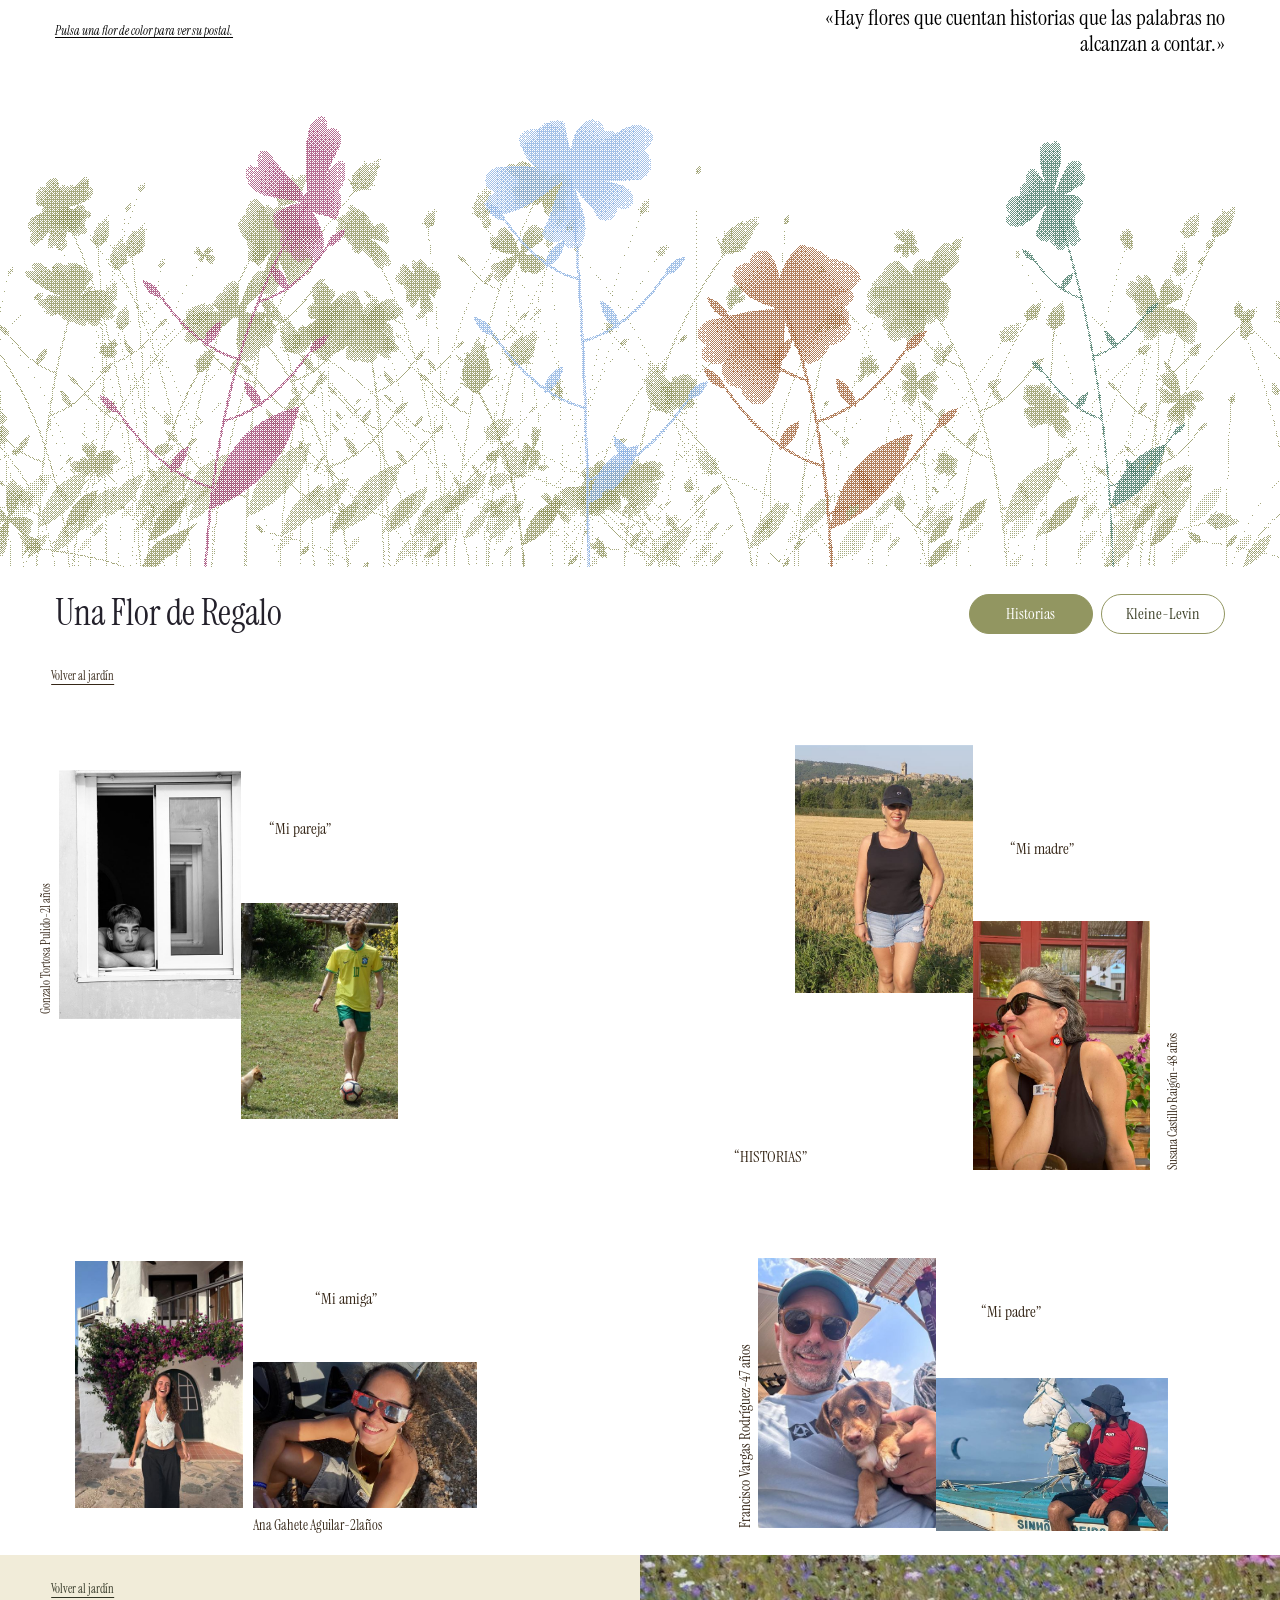
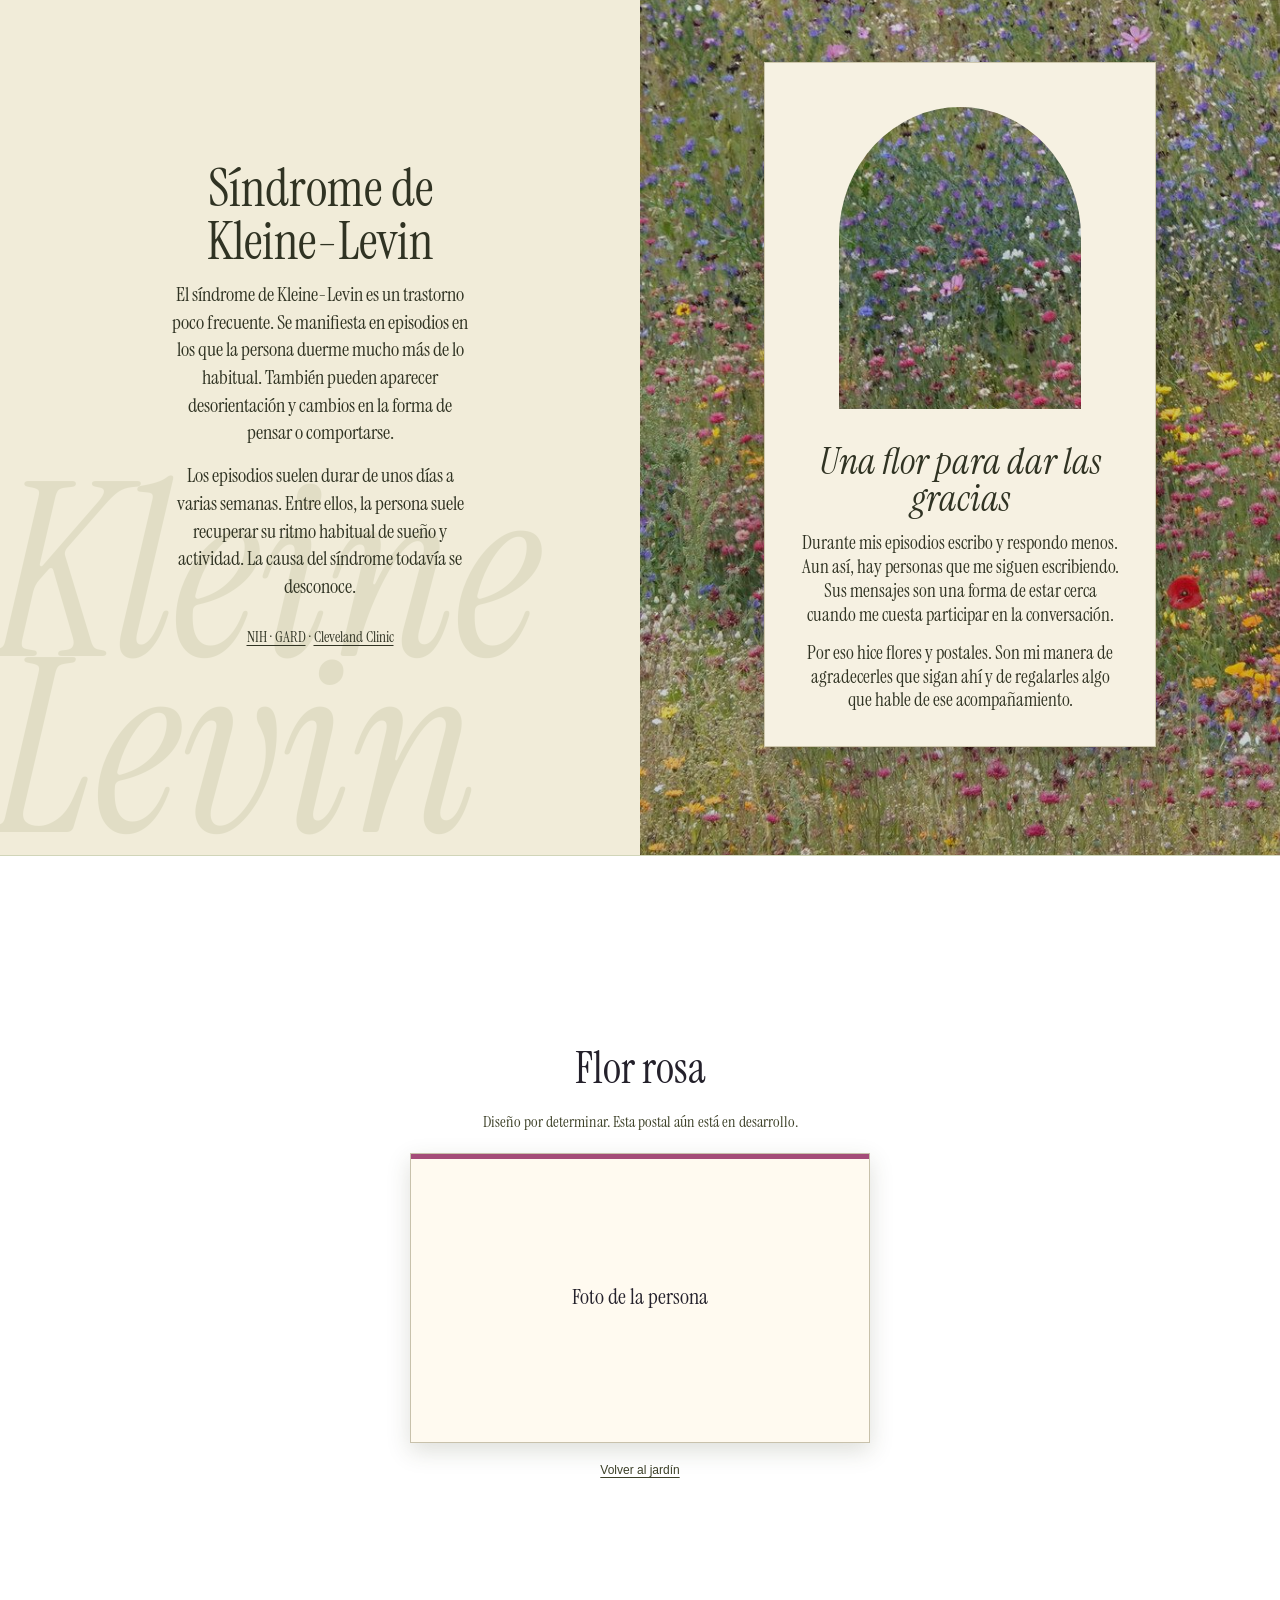
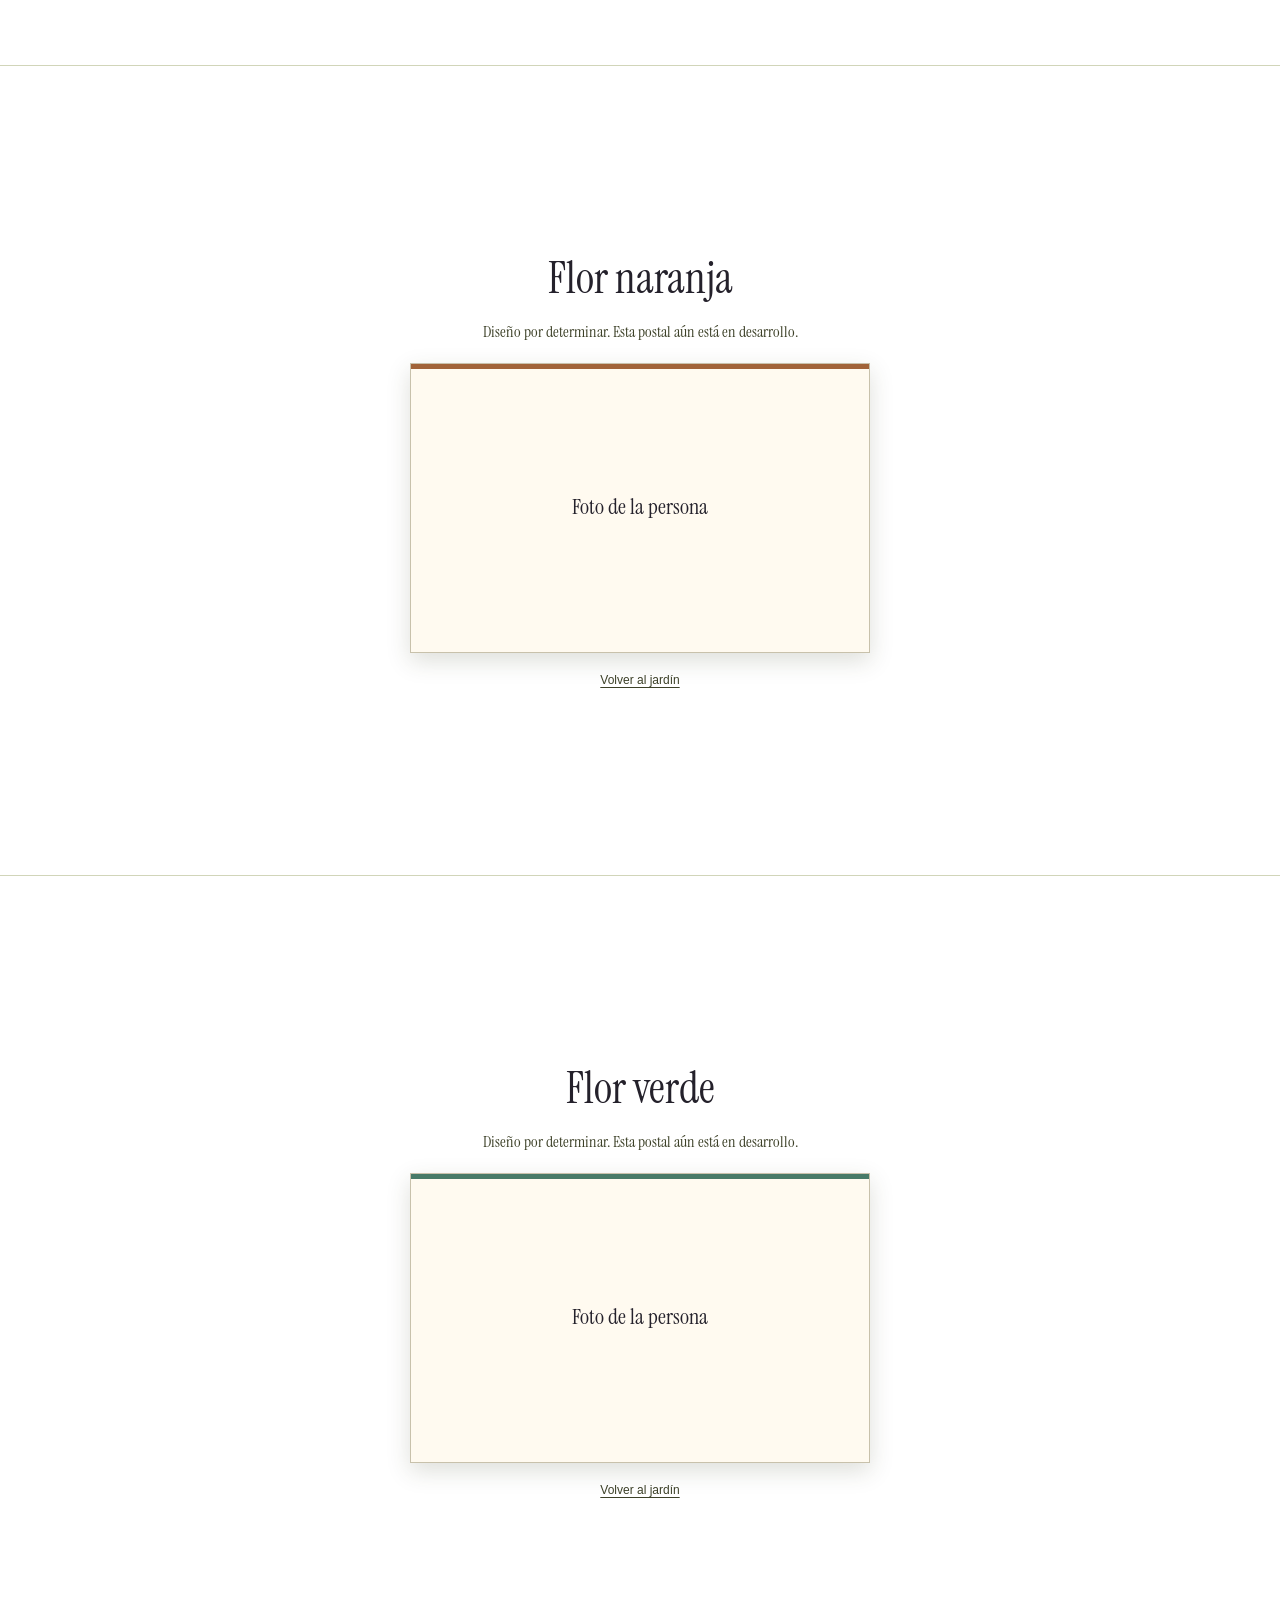
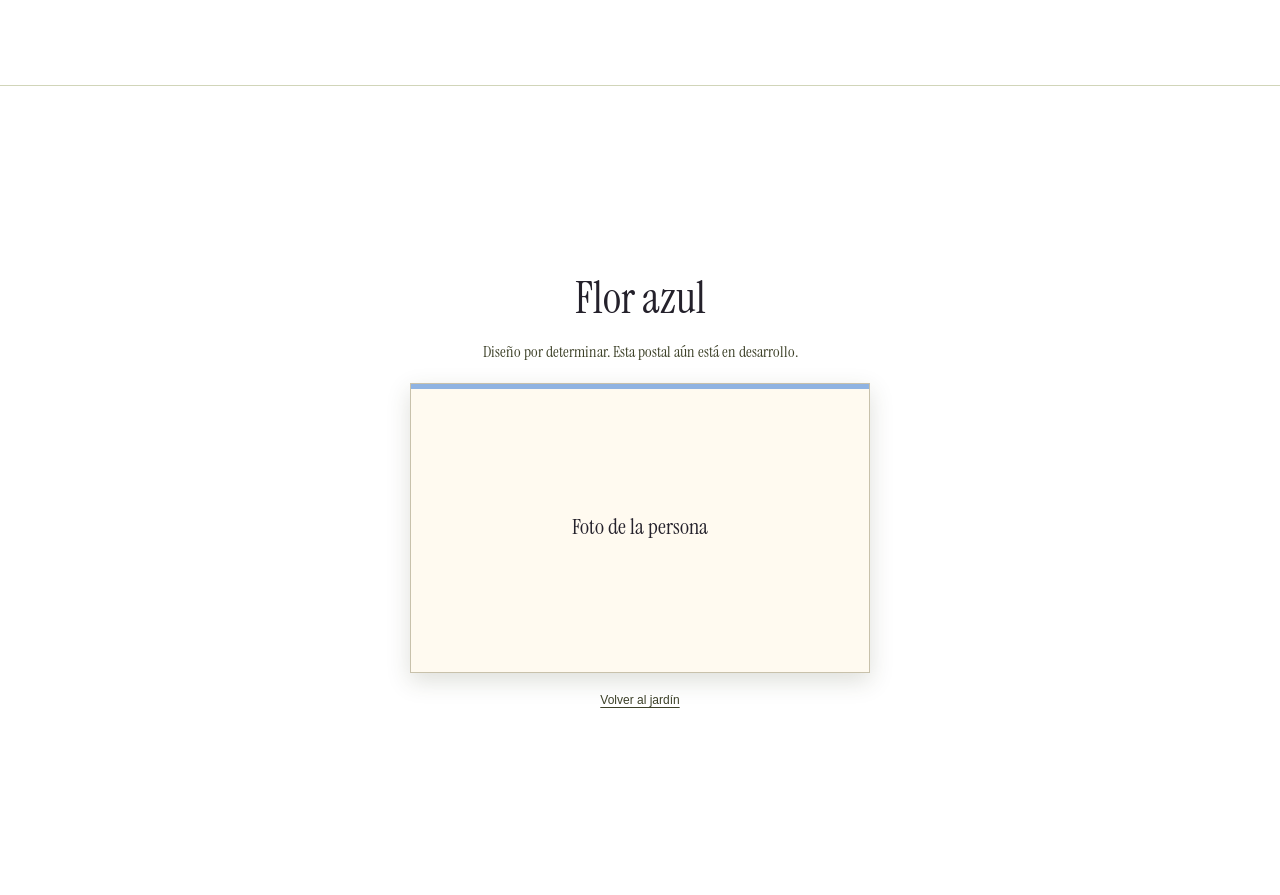
<file: index.html>
<!DOCTYPE html>
<html lang="es">
<head>
  <meta charset="UTF-8">
  <meta name="viewport" content="width=device-width, initial-scale=1">
  <title>Una Flor de Regalo</title>
  <link rel="stylesheet" href="https://fonts.googleapis.com/css2?family=Instrument+Serif:ital@0;1&amp;display=swap">
  <link rel="stylesheet" href="style.css">
</head>
<body>
  <section id="flores-jardin" class="jardin" aria-label="Jardín interactivo">
    <div class="jardin-cabecera">
      <p class="jardin-guia">Pulsa una flor de color para ver su postal.</p>
      <p class="cita-portada">«Hay flores que cuentan historias que las palabras no alcanzan a contar.»</p>
    </div>
    <div class="jardin-escena">
      <img id="jardin-estatico" src="jardin.png" alt="" width="1080" height="610">
      <canvas id="flores" aria-hidden="true"></canvas>
      <a class="flor-enlace" data-flor-enlace="rosa" href="#postal-rosa" aria-label="Ver la postal de la flor rosa" hidden></a>
      <a class="flor-enlace" data-flor-enlace="naranja" href="#postal-naranja" aria-label="Ver la postal de la flor naranja" hidden></a>
      <a class="flor-enlace" data-flor-enlace="verde" href="#postal-verde" aria-label="Ver la postal de la flor verde" hidden></a>
      <a class="flor-enlace" data-flor-enlace="azul" href="#postal-azul" aria-label="Ver la postal de la flor azul" hidden></a>
    </div>
  </section>
  <header class="portada">
    <h1>Una Flor de Regalo</h1>
    <nav class="portada-navegacion" aria-label="Explorar el proyecto">
      <a class="portada-enlace portada-enlace--flores" href="#historias">Historias</a>
      <a class="portada-enlace" href="#kleine-levin">Kleine-Levin</a>
    </nav>
  </header>
  <main id="historias">
    <section class="historias" aria-labelledby="titulo-historias">
      <a class="klein-volver historias-volver" href="#flores-jardin">Volver al jardín</a>
      <div class="historias-composicion">
        <h2 id="titulo-historias">“HISTORIAS”</h2>
        <article class="historia-persona" style="--x: 3.08%; --y: 8.41%; --w: 28.05%; --h: 40.80%; --proporcion: 428 / 417">
          <h3 class="historia-vinculo" style="--x: 64.25%; --y: 14.39%; --w: 32.71%; --h: 5.76%">“Mi pareja”</h3>
          <p class="historia-nombre historia-nombre--vertical" style="--x: 0.00%; --y: 1.44%; --w: 4.67%; --h: 68.59%">Gonzalo Tortosa Pulido-21 años</p>
          <button type="button" class="historia-foto" data-foto="pareja-1" data-postal-giro aria-pressed="false" aria-label="Voltear la foto de mi pareja" aria-describedby="historia-anverso-pareja-1" style="--x: 5.61%; --y: 0.24%; --w: 50.70%; --h: 71.22%; --encuadre: 48% 50%">
            <span class="historia-foto-interior">
              <span class="historia-foto-anverso" id="historia-anverso-pareja-1">
                <img src="fotos/historias/pareja-1.jpg" alt="Retrato en blanco y negro en una ventana" loading="lazy" decoding="async">
              </span>
              <span class="historia-foto-reverso" id="historia-reverso-pareja-1" aria-hidden="true">«Aquí contaré mi relación con mi pareja y cómo vivimos el Kleine-Levin.»</span>
            </span>
          </button>
          <button type="button" class="historia-foto" data-foto="pareja-2" data-postal-giro aria-pressed="false" aria-label="Voltear la foto de mi pareja" aria-describedby="historia-anverso-pareja-2" style="--x: 56.31%; --y: 38.37%; --w: 43.69%; --h: 61.63%; --encuadre: 55% 50%">
            <span class="historia-foto-interior">
              <span class="historia-foto-anverso" id="historia-anverso-pareja-2">
                <img src="fotos/historias/pareja-2.jpg" alt="En el jardín, con un balón de fútbol y un perro" loading="lazy" decoding="async">
              </span>
              <span class="historia-foto-reverso" id="historia-reverso-pareja-2" aria-hidden="true">«Aquí contaré mi relación con mi pareja y cómo vivimos el Kleine-Levin.»</span>
            </span>
          </button>
        </article>
        <article class="historia-persona" style="--x: 62.12%; --y: 5.38%; --w: 30.93%; --h: 49.90%; --proporcion: 472 / 510">
          <h3 class="historia-vinculo" style="--x: 54.66%; --y: 22.16%; --w: 30.72%; --h: 4.71%">“Mi madre”</h3>
          <p class="historia-nombre historia-nombre--vertical" style="--x: 93.43%; --y: 43.53%; --w: 4.66%; --h: 56.08%">Susana Castillo Raigón-48 años</p>
          <button type="button" class="historia-foto" data-foto="madre-1" data-postal-giro aria-pressed="false" aria-label="Voltear la foto de mi madre" aria-describedby="historia-anverso-madre-1" style="--x: 0.00%; --y: 0.20%; --w: 44.92%; --h: 58.04%; --encuadre: 55% 48%">
            <span class="historia-foto-interior">
              <span class="historia-foto-anverso" id="historia-anverso-madre-1">
                <img src="fotos/historias/madre-1.jpg" alt="De pie en un campo con el pueblo al fondo" loading="lazy" decoding="async">
              </span>
              <span class="historia-foto-reverso" id="historia-reverso-madre-1" aria-hidden="true">«Aquí contaré mi relación con mi madre y cómo vivimos el Kleine-Levin.»</span>
            </span>
          </button>
          <button type="button" class="historia-foto" data-foto="madre-2" data-postal-giro aria-pressed="false" aria-label="Voltear la foto de mi madre" aria-describedby="historia-anverso-madre-2" style="--x: 44.92%; --y: 41.37%; --w: 44.70%; --h: 58.24%; --encuadre: 37% 42%">
            <span class="historia-foto-interior">
              <span class="historia-foto-anverso" id="historia-anverso-madre-2">
                <img src="fotos/historias/madre-2.jpg" alt="Con gafas de sol junto a una ventana roja" loading="lazy" decoding="async">
              </span>
              <span class="historia-foto-reverso" id="historia-reverso-madre-2" aria-hidden="true">«Aquí contaré mi relación con mi madre y cómo vivimos el Kleine-Levin.»</span>
            </span>
          </button>
        </article>
        <article class="historia-persona" style="--x: 5.77%; --y: 65.66%; --w: 31.72%; --h: 32.29%; --proporcion: 484 / 330">
          <h3 class="historia-vinculo" style="--x: 59.71%; --y: 10.30%; --w: 28.93%; --h: 7.27%">“Mi amiga”</h3>
          <p class="historia-nombre" style="--x: 44.01%; --y: 92.73%; --w: 55.17%; --h: 7.27%">Ana Gahete Aguilar-21años</p>
          <button type="button" class="historia-foto" data-foto="amiga-1" data-postal-giro aria-pressed="false" aria-label="Voltear la foto de mi amiga" aria-describedby="historia-anverso-amiga-1" style="--x: 0.21%; --y: 0.30%; --w: 41.32%; --h: 89.39%; --encuadre: 50% 68%">
            <span class="historia-foto-interior">
              <span class="historia-foto-anverso" id="historia-anverso-amiga-1">
                <img src="fotos/historias/amiga-1.jpg" alt="Sonriendo delante de una casa con buganvillas" loading="lazy" decoding="async">
              </span>
              <span class="historia-foto-reverso" id="historia-reverso-amiga-1" aria-hidden="true">«Aquí contaré mi relación con mi amiga y cómo vivimos el Kleine-Levin.»</span>
            </span>
          </button>
          <button type="button" class="historia-foto" data-foto="amiga-2" data-postal-giro aria-pressed="false" aria-label="Voltear la foto de mi amiga" aria-describedby="historia-anverso-amiga-2" style="--x: 44.01%; --y: 36.67%; --w: 55.17%; --h: 53.03%; --encuadre: 57% 44%">
            <span class="historia-foto-interior">
              <span class="historia-foto-anverso" id="historia-anverso-amiga-2">
                <img src="fotos/historias/amiga-2.jpg" alt="Con gafas de eclipse, sentada al sol" loading="lazy" decoding="async">
              </span>
              <span class="historia-foto-reverso" id="historia-reverso-amiga-2" aria-hidden="true">«Aquí contaré mi relación con mi amiga y cómo vivimos el Kleine-Levin.»</span>
            </span>
          </button>
        </article>
        <article class="historia-persona" style="--x: 57.60%; --y: 65.36%; --w: 33.68%; --h: 32.19%; --proporcion: 514 / 329">
          <h3 class="historia-vinculo" style="--x: 56.81%; --y: 16.11%; --w: 27.43%; --h: 7.29%">“Mi padre”</h3>
          <p class="historia-nombre historia-nombre--vertical" style="--x: 0.00%; --y: 0.00%; --w: 3.89%; --h: 97.87%">Francisco Vargas Rodríguez-47 años</p>
          <button type="button" class="historia-foto" data-foto="padre-1" data-postal-giro aria-pressed="false" aria-label="Voltear la foto de mi padre" aria-describedby="historia-anverso-padre-1" style="--x: 4.86%; --y: 0.00%; --w: 41.25%; --h: 97.87%; --encuadre: 45% 50%">
            <span class="historia-foto-interior">
              <span class="historia-foto-anverso" id="historia-anverso-padre-1">
                <img src="fotos/historias/padre-1.jpg" alt="Sosteniendo a un cachorro" loading="lazy" decoding="async">
              </span>
              <span class="historia-foto-reverso" id="historia-reverso-padre-1" aria-hidden="true">«Aquí contaré mi relación con mi padre y cómo vivimos el Kleine-Levin.»</span>
            </span>
          </button>
          <button type="button" class="historia-foto" data-foto="padre-2" data-postal-giro aria-pressed="false" aria-label="Voltear la foto de mi padre" aria-describedby="historia-anverso-padre-2" style="--x: 46.11%; --y: 43.47%; --w: 53.89%; --h: 55.62%; --encuadre: 61% 24%">
            <span class="historia-foto-interior">
              <span class="historia-foto-anverso" id="historia-anverso-padre-2">
                <img src="fotos/historias/padre-2.jpg" alt="Sentado en una barca con un coco" loading="lazy" decoding="async">
              </span>
              <span class="historia-foto-reverso" id="historia-reverso-padre-2" aria-hidden="true">«Aquí contaré mi relación con mi padre y cómo vivimos el Kleine-Levin.»</span>
            </span>
          </button>
        </article>
      </div>
    </section>
    <section id="kleine-levin" class="klein-pliego" aria-label="Síndrome de Kleine-Levin" style="--klein-jardin: url('fotos/prado-kleine-levin.jpg')">
      <section class="klein-explicacion" aria-labelledby="klein-titulo">
        <div class="klein-marca" aria-hidden="true">Kleine<br>Levin</div>
        <a class="klein-volver" href="#flores-jardin">Volver al jardín</a>
        <div class="klein-texto">
          <h2 id="klein-titulo">Síndrome de Kleine-Levin</h2>
          <p>El síndrome de Kleine-Levin es un trastorno poco frecuente. Se manifiesta en episodios en los que la persona duerme mucho más de lo habitual. También pueden aparecer desorientación y cambios en la forma de pensar o comportarse.</p>
          <p>Los episodios suelen durar de unos días a varias semanas. Entre ellos, la persona suele recuperar su ritmo habitual de sueño y actividad. La causa del síndrome todavía se desconoce.</p>
          <div class="klein-fuentes">
            <a href="https://rarediseases.info.nih.gov/diseases/3117/kleine-levin-syndrome/">NIH · GARD</a>
            <span aria-hidden="true"> · </span>
            <a href="https://my.clevelandclinic.org/health/diseases/23484-kleine-levin-syndrome">Cleveland Clinic</a>
          </div>
        </div>
      </section>
      <section class="klein-relato" aria-labelledby="klein-personal">
        <div class="klein-postal">
          <div class="klein-marco" role="img" aria-label="Prado de flores visto a través de una ventana en arco">
            <div class="klein-ventana"></div>
          </div>
          <div class="klein-gracias">
            <h2 id="klein-personal">Una flor para dar las gracias</h2>
            <p>Durante mis episodios escribo y respondo menos. Aun así, hay personas que me siguen escribiendo. Sus mensajes son una forma de estar cerca cuando me cuesta participar en la conversación.</p>
            <p>Por eso hice flores y postales. Son mi manera de agradecerles que sigan ahí y de regalarles algo que hable de ese acompañamiento.</p>
          </div>
        </div>
      </section>
    </section>
    <section class="dedicatoria" id="postal-rosa" aria-labelledby="titulo-rosa" style="--flor-color: #a44c79">
      <h2 id="titulo-rosa">Flor rosa</h2>
      <p class="dedicatoria-estado">Diseño por determinar. Esta postal aún está en desarrollo.</p>
      <button type="button" class="postal-giro" data-postal-giro aria-pressed="false" aria-label="Voltear la postal" aria-describedby="foto-rosa">
        <span class="postal-giro-interior">
          <span class="postal-cara postal-anverso" id="foto-rosa">Foto de la persona</span>
          <span class="postal-cara postal-reverso" id="dedicatoria-rosa" aria-hidden="true">Dedicatoria pendiente</span>
        </span>
      </button>
      <a class="dedicatoria-volver" href="#flores-jardin">Volver al jardín</a>
    </section>
    <section class="dedicatoria" id="postal-naranja" aria-labelledby="titulo-naranja" style="--flor-color: #a16339">
      <h2 id="titulo-naranja">Flor naranja</h2>
      <p class="dedicatoria-estado">Diseño por determinar. Esta postal aún está en desarrollo.</p>
      <button type="button" class="postal-giro" data-postal-giro aria-pressed="false" aria-label="Voltear la postal" aria-describedby="foto-naranja">
        <span class="postal-giro-interior">
          <span class="postal-cara postal-anverso" id="foto-naranja">Foto de la persona</span>
          <span class="postal-cara postal-reverso" id="dedicatoria-naranja" aria-hidden="true">Dedicatoria pendiente</span>
        </span>
      </button>
      <a class="dedicatoria-volver" href="#flores-jardin">Volver al jardín</a>
    </section>
    <section class="dedicatoria" id="postal-verde" aria-labelledby="titulo-verde" style="--flor-color: #487a68">
      <h2 id="titulo-verde">Flor verde</h2>
      <p class="dedicatoria-estado">Diseño por determinar. Esta postal aún está en desarrollo.</p>
      <button type="button" class="postal-giro" data-postal-giro aria-pressed="false" aria-label="Voltear la postal" aria-describedby="foto-verde">
        <span class="postal-giro-interior">
          <span class="postal-cara postal-anverso" id="foto-verde">Foto de la persona</span>
          <span class="postal-cara postal-reverso" id="dedicatoria-verde" aria-hidden="true">Dedicatoria pendiente</span>
        </span>
      </button>
      <a class="dedicatoria-volver" href="#flores-jardin">Volver al jardín</a>
    </section>
    <section class="dedicatoria" id="postal-azul" aria-labelledby="titulo-azul" style="--flor-color: #8fb3e2">
      <h2 id="titulo-azul">Flor azul</h2>
      <p class="dedicatoria-estado">Diseño por determinar. Esta postal aún está en desarrollo.</p>
      <button type="button" class="postal-giro" data-postal-giro aria-pressed="false" aria-label="Voltear la postal" aria-describedby="foto-azul">
        <span class="postal-giro-interior">
          <span class="postal-cara postal-anverso" id="foto-azul">Foto de la persona</span>
          <span class="postal-cara postal-reverso" id="dedicatoria-azul" aria-hidden="true">Dedicatoria pendiente</span>
        </span>
      </button>
      <a class="dedicatoria-volver" href="#flores-jardin">Volver al jardín</a>
    </section>
  </main>

  <!-- El JavaScript va al final, cuando la página ya está cargada -->
  <script src="script.js"></script>
</body>
</html>
</file>
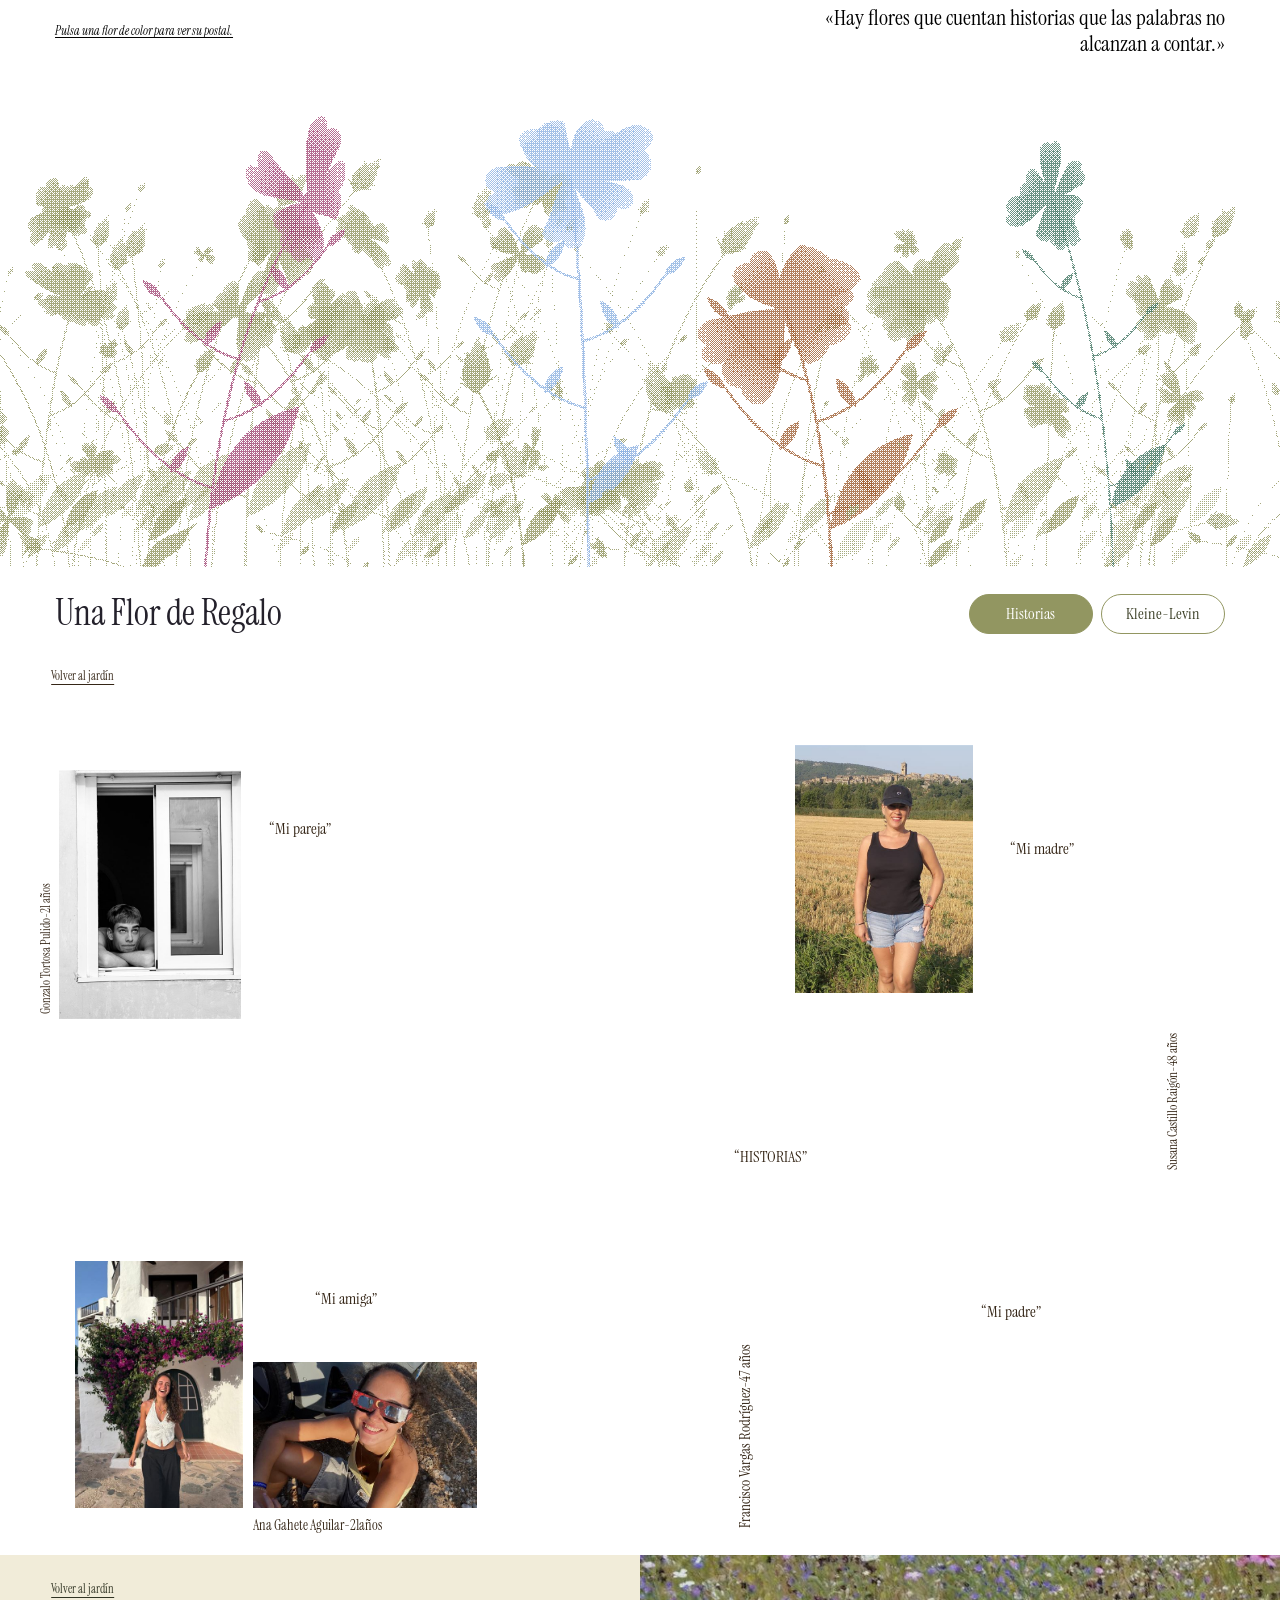
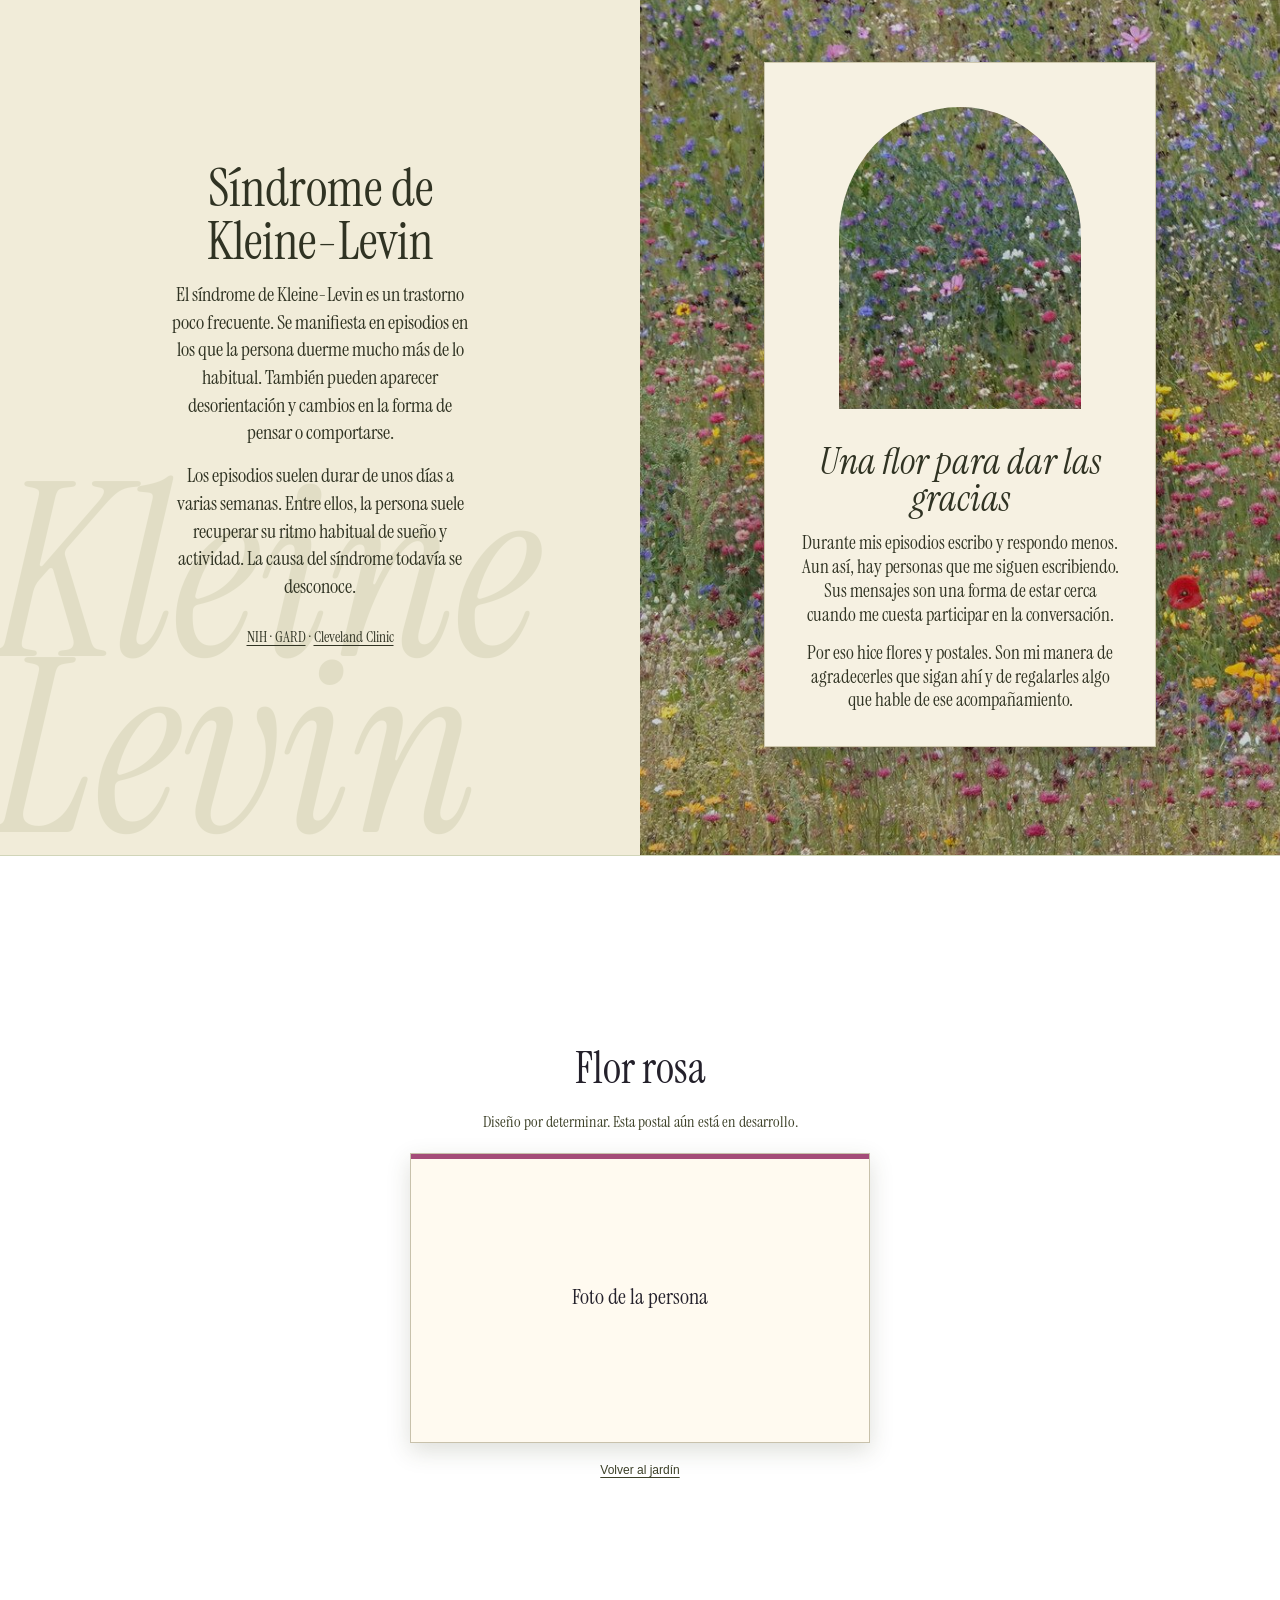
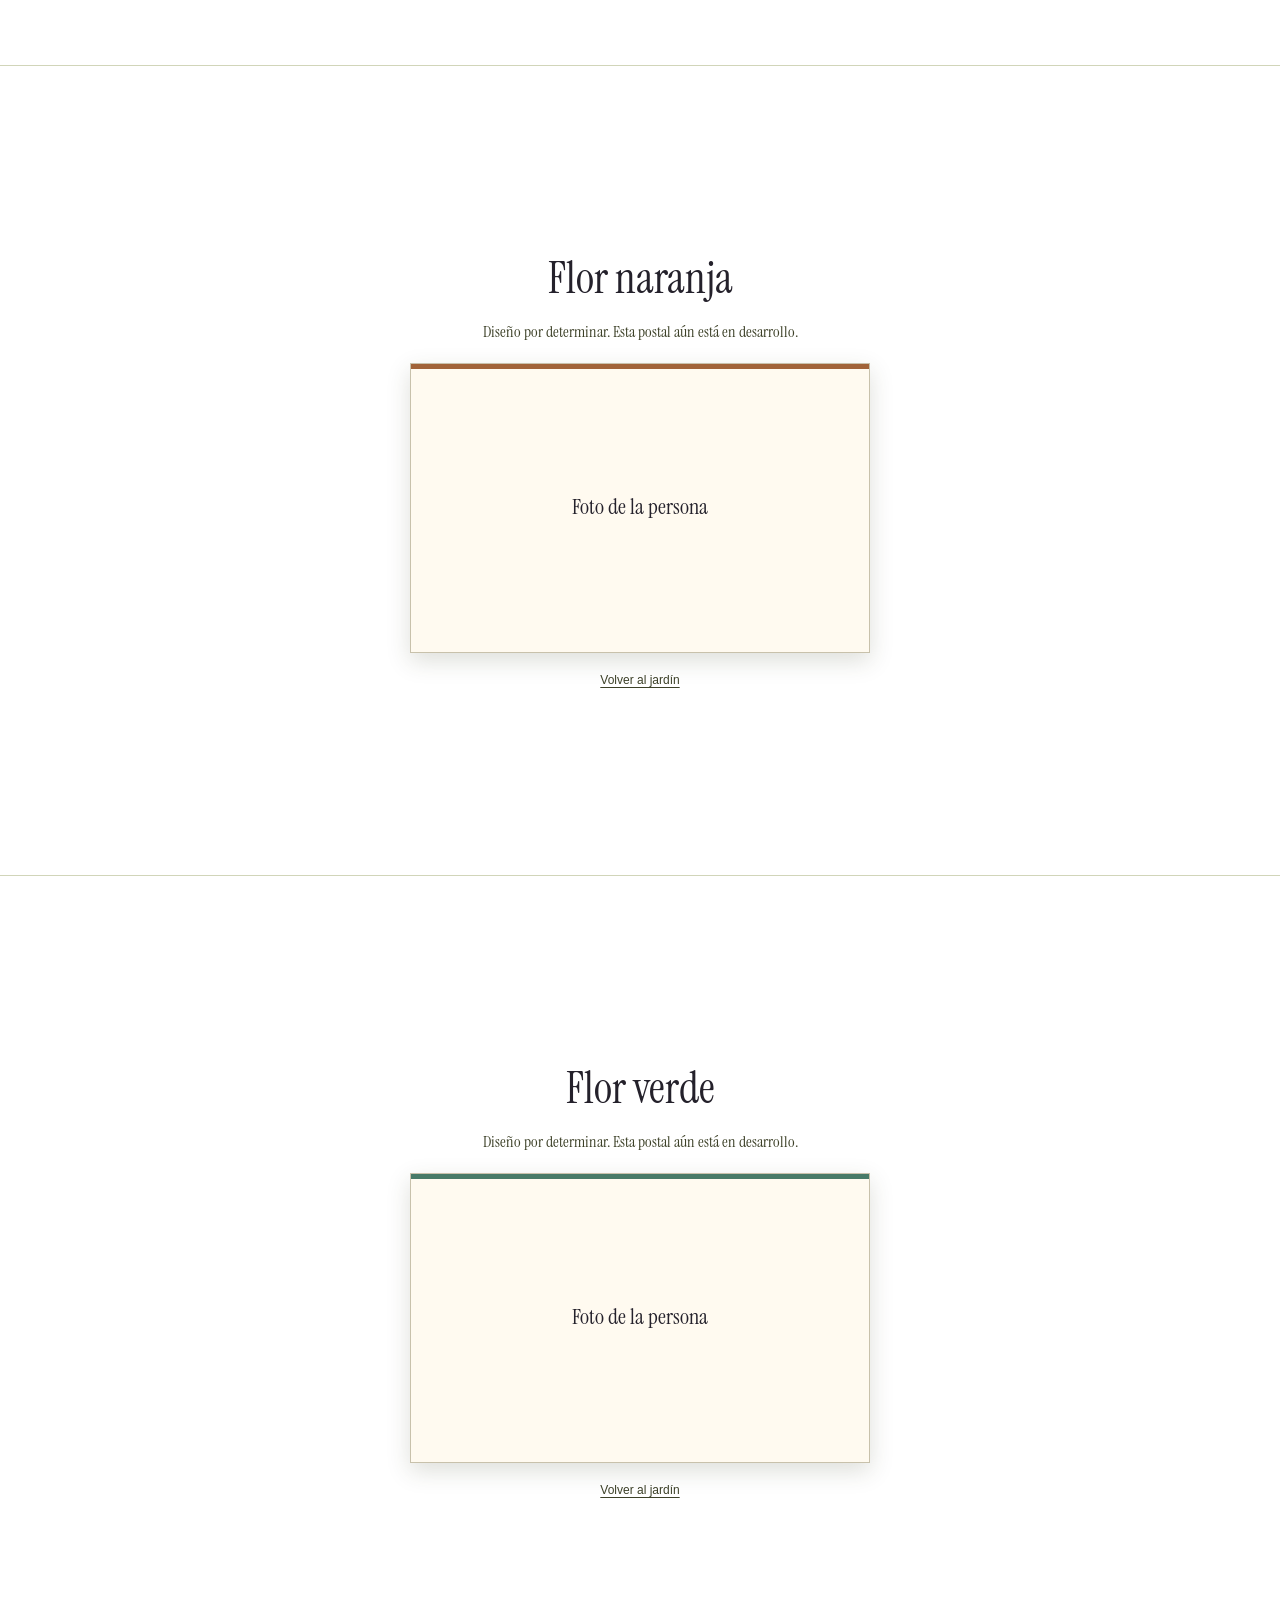
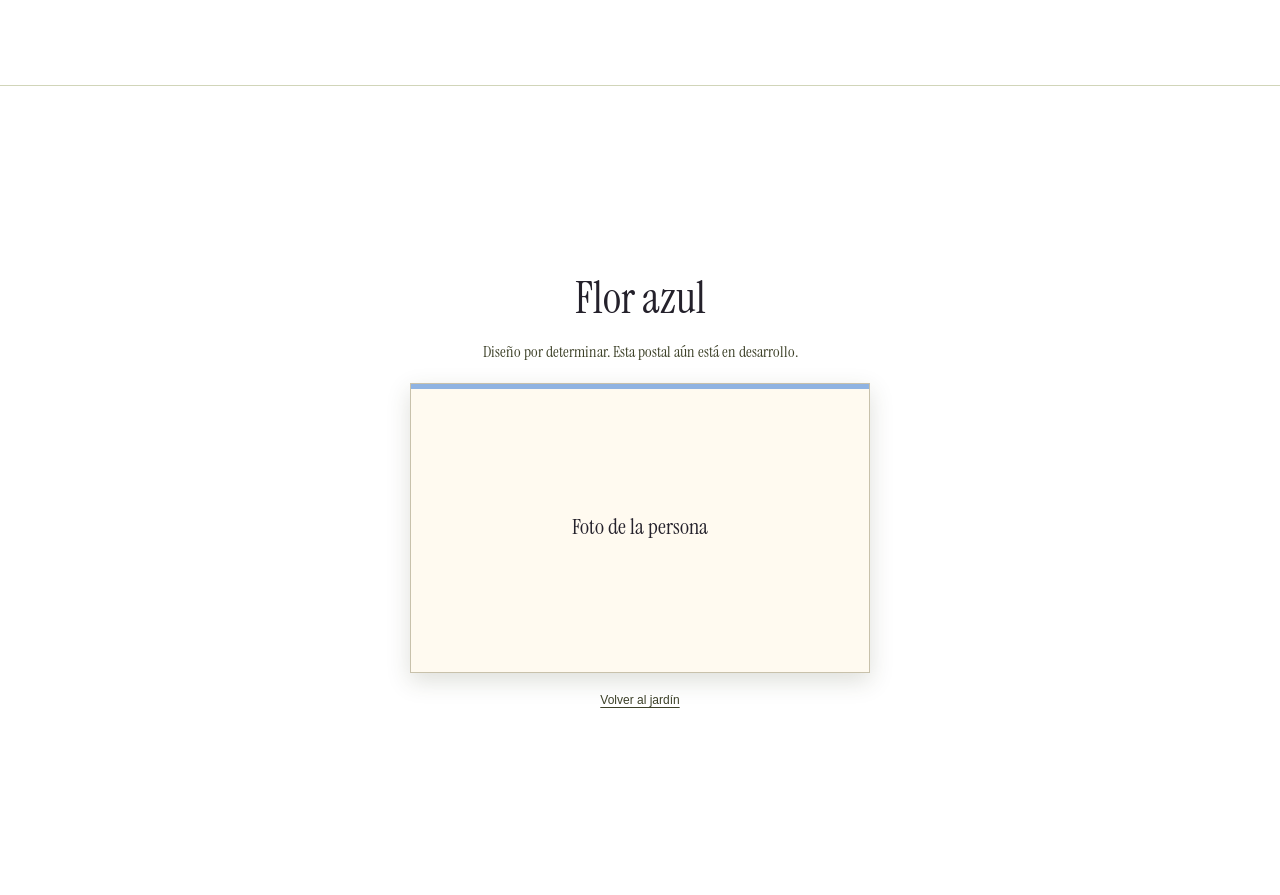
<file: kleine-levin.html>
<!DOCTYPE html>
<html lang="es">
<head>
  <meta charset="UTF-8">
  <meta name="viewport" content="width=device-width, initial-scale=1">
  <meta http-equiv="refresh" content="0; url=index.html#kleine-levin">
  <title>Kleine-Levin · Una Flor de Regalo</title>
</head>
<body>
  <p><a href="index.html#kleine-levin">Ir al scroll de Kleine-Levin</a></p>
</body>
</html>
</file>
<file: style.css>
html {
  background: #f6f6f0;
}

body {
  --alto-marco: min(100svh, 1024px);
  max-width: 1440px;
  margin: 0 auto;
  font-family: sans-serif;
  background-color: rgb(255, 249, 221);
}

.portada {
  display: flex;
  flex-wrap: wrap;
  align-items: baseline;
  justify-content: space-between;
  gap: 12px 32px;
  background: white;
  padding: clamp(18px, 3vh, 34px) clamp(22px, 4.3vw, 72px);
}

.portada h1 {
  margin: 0;
  color: #24212b;
  font-family: "Instrument Serif", "Bodoni 72", "Bodoni MT", Georgia, serif;
  font-size: 36px;
  font-weight: 400;
  line-height: 1.06;
}

.portada-navegacion {
  display: flex;
  flex-wrap: wrap;
  gap: 8px;
  align-self: flex-end;
  justify-content: flex-end;
}

.portada-enlace {
  box-sizing: border-box;
  display: inline-flex;
  min-width: 124px;
  min-height: 40px;
  align-items: center;
  justify-content: center;
  padding: 7px 16px;
  border: 1px solid #929661;
  border-radius: 999px;
  color: #3d4128;
  font-family: "Instrument Serif", Georgia, serif;
  font-size: 16px;
  line-height: 1.2;
  text-decoration: none;
}

.portada-enlace--flores {
  background-color: #929661;
  color: #fff;
}

.portada-enlace:hover {
  text-decoration: underline;
  text-underline-offset: 3px;
}

.portada-enlace:focus-visible {
  outline: 2px solid #3d4128;
  outline-offset: 3px;
}

@media (max-width: 540px) {
  .portada {
    flex-direction: column;
    align-items: flex-start;
  }
}


.jardin {
  display: grid;
  grid-template-rows: auto minmax(0, 1fr);
  height: calc(var(--alto-marco) * .63);
  background: white;
}

.jardin-cabecera {
  display: flex;
  flex-wrap: wrap;
  align-items: center;
  justify-content: space-between;
  gap: 3px 20px;
  padding: 5px clamp(16px, 4.3vw, 72px);
}

.jardin-guia,
.cita-portada {
  margin: 0;
  color: #000;
  font: 400 clamp(13px, 1.5vw, 16px)/1.2 "Instrument Serif", Georgia, serif;
}

.jardin-guia {
  font-size: 12px;
  font-style: italic;
  text-decoration: underline;
  text-underline-offset: 2px;
}

.cita-portada {
  font-size: clamp(16px, 1.8vw, 22px);
  max-width: 42ch;
  margin-left: auto;
  text-align: right;
}

.jardin-escena {
  position: relative;
  min-height: 0;
  overflow: hidden;
}

#flores {
  display: block;
  width: 100%;
  height: 100%;
}

#jardin-estatico {
  position: absolute;
  inset: 0 0 auto;
  display: block;
  width: 100%;
  height: 100%;
  object-fit: fill;
}

#jardin-estatico[hidden] {
  display: none;
}
#flores,
#jardin-estatico {
  image-rendering: pixelated;
}

.flor-enlace {
  position: absolute;
  z-index: 2;
  border-radius: 50%;
  transform: translate(-50%, -50%);
}

.flor-enlace:focus-visible,
.postal-giro:focus-visible {
  outline: 2px solid #3d4128;
  outline-offset: 4px;
}

.dedicatoria {
  display: grid;
  align-content: center;
  justify-items: center;
  gap: 20px;
  box-sizing: border-box;
  min-height: calc(var(--alto-marco) * .90);
  padding: 40px 20px;
  background: #fff;
  border-top: 1px solid #d1d5b9;
}

.dedicatoria h2 {
  margin: 0;
  color: #24212b;
  font: 400 clamp(28px, 5vw, 44px)/1.1 "Instrument Serif", Georgia, serif;
}

.dedicatoria-estado {
  margin: 0;
  color: #3d4128;
  font: 400 16px/1.3 "Instrument Serif", Georgia, serif;
  text-align: center;
}

.postal-giro {
  cursor: pointer;
  width: min(100%, 460px);
  padding: 0;
  border: 0;
  background: transparent;
  perspective: 1000px;
  color: #24212b;
  font: 400 22px/1.3 "Instrument Serif", Georgia, serif;
}

.postal-giro-interior {
  display: grid;
  min-height: clamp(180px, 40vw, 290px);
  transition: transform 620ms ease;
  transform-style: preserve-3d;
}

.postal-giro[aria-pressed="true"] .postal-giro-interior {
  transform: rotateY(180deg);
}

.postal-cara {
  display: grid;
  grid-area: 1 / 1;
  place-items: center;
  padding: 24px;
  border: 1px solid #c8c1ab;
  background: #fffaf0;
  box-shadow: 0 8px 22px #3a40252b;
  backface-visibility: hidden;
}

.postal-anverso {
  box-shadow: inset 0 5px var(--flor-color), 0 8px 22px #3a40252b;
}

.postal-reverso {
  transform: rotateY(180deg);
}

.dedicatoria-volver {
  font-size: 12px;
  color: #3d4128;
  text-underline-offset: 3px;
}

@media (prefers-reduced-motion: no-preference) {
  html {
    scroll-behavior: smooth;
  }
}

@media (prefers-reduced-motion: reduce) {
  .postal-giro-interior {
    transition: none;
  }
}

.historias {
  background: #fff;
  color: #352617;
  font: 400 clamp(12px, 1.25vw, 18px)/1.2 "Instrument Serif", Georgia, serif;
}

.historias-composicion {
  position: relative;
  aspect-ratio: 1526 / 1022;
}

.klein-volver.historias-volver {
  position: static;
  display: block;
  width: fit-content;
  padding: 8px 0 14px;
  margin-inline-start: clamp(24px, 4vw, 54px);
}

.historias-composicion h2 {
  position: absolute;
  top: 52.5%;
  left: 57.4%;
  z-index: 1;
  margin: 0;
  font: inherit;
}

.historia-persona,
.historia-vinculo,
.historia-nombre,
.historia-foto {
  position: absolute;
  top: var(--y);
  left: var(--x);
  margin: 0;
}

.historia-persona,
.historia-foto {
  width: var(--w);
  height: var(--h);
}

.historia-persona {
  container-type: inline-size;
}

.historia-vinculo,
.historia-nombre {
  font: inherit;
  white-space: nowrap;
}

.historia-nombre {
  inline-size: var(--w);
  font-size: min(3.4cqw, 18px);
  overflow: hidden;
  text-overflow: ellipsis;
}

.historia-nombre--vertical {
  width: var(--w);
  height: var(--h);
  writing-mode: vertical-rl;
  inline-size: var(--h);
  transform: rotate(180deg);
}

.historia-foto {
  display: block;
  padding: 0;
  border: 0;
  background: transparent;
  perspective: 850px;
  color: inherit;
  cursor: pointer;
  transition: transform 220ms ease;
}

.historia-foto:focus-visible {
  z-index: 2;
  outline: 2px solid #3d4128;
  outline-offset: 4px;
}

.historia-foto-interior {
  position: relative;
  display: block;
  width: 100%;
  height: 100%;
  transform-style: preserve-3d;
  transition: transform 520ms ease;
}

.historia-foto[aria-pressed="true"] .historia-foto-interior {
  transform: rotateY(180deg);
}

.historia-foto-anverso,
.historia-foto-reverso {
  position: absolute;
  inset: 0;
  box-sizing: border-box;
  overflow: hidden;
  backface-visibility: hidden;
}

.historia-foto-anverso img {
  display: block;
  width: 100%;
  height: 100%;
  object-fit: cover;
  object-position: var(--encuadre, center);
}

.historia-foto-reverso {
  display: grid;
  place-items: center;
  padding: clamp(5px, 2.5cqw, 14px);
  border: 1px solid #e5dfd0;
  background: #f6f1e2;
  transform: rotateY(180deg);
  font: 400 clamp(10px, 4cqw, 19px)/1.15 "Instrument Serif", Georgia, serif;
  text-align: center;
  overflow-wrap: anywhere;
}

@media (hover: hover) {
  .historia-foto:hover {
    z-index: 2;
    transform: scale(1.055);
  }
}

@media (max-width: 660px) {
  .historias {
    font-size: clamp(11px, 3.25vw, 16px);
  }

  .historias-composicion {
    display: grid;
    gap: 26px;
    padding: 26px 17px;
    aspect-ratio: auto;
  }

  .historias-composicion h2 {
    position: static;
    justify-self: center;
  }

  .historia-persona {
    position: relative;
    inset: auto;
    width: min(100%, 440px);
    height: auto;
    justify-self: center;
    aspect-ratio: var(--proporcion);
  }
}

@media (prefers-reduced-motion: reduce) {
  .historia-foto,
  .historia-foto-interior {
    transition: none;
  }
}

.klein-pliego {
  background: #f1ecd9;
  color: #303323;
  display: grid;
  grid-template-columns: repeat(2, minmax(0, 1fr));
  min-height: min(100svh, 1024px);
  font-family: "Instrument Serif", Georgia, serif;
}

.klein-explicacion,
.klein-relato {
  position: relative;
  display: grid;
  align-items: center;
  justify-items: center;
  isolation: isolate;
  box-sizing: border-box;
  padding: clamp(74px, 9vw, 140px) clamp(24px, 5vw, 80px);
}

.klein-explicacion {
  overflow: hidden;
}

.klein-volver {
  position: absolute;
  top: 26px;
  left: clamp(24px, 4vw, 54px);
  color: inherit;
  text-underline-offset: 4px;
  font-size: 12px;
}

.klein-marca {
  position: absolute;
  z-index: -1;
  inset: auto -3% 2% -1%;
  color: #929661;
  opacity: .16;
  font-size: clamp(118px, 19vw, 285px);
  font-style: italic;
  line-height: .72;
  pointer-events: none;
}

.klein-texto {
  width: min(100%, 33ch);
  margin-inline: auto;
  font-size: clamp(18px, 1.6vw, 23px);
  line-height: 1.35;
  text-align: center;
}

.klein-texto h2,
.klein-gracias h2 {
  margin: 0 0 14px;
  font-weight: 400;
  line-height: 1;
}

.klein-texto h2 {
  font-size: clamp(38px, 4.1vw, 63px);
}

.klein-texto p,
.klein-gracias p {
  margin: 0 0 .75em;
}

.klein-fuentes {
  margin-top: 1.75em;
  font-size: 15px;
}

.klein-fuentes a {
  color: inherit;
  text-underline-offset: 3px;
}

.klein-relato {
  padding-block: clamp(30px, 5vw, 72px);
  background: #555942;
  background-image: linear-gradient(#1d261d20, #1d261d35), var(--klein-jardin);
  background-position: center;
  background-size: cover;
}

.klein-postal {
  width: min(100%, 390px);
  border: 1px solid #cec7ac;
  box-shadow: 0 12px 35px #1d261d35;
}

.klein-marco {
  display: grid;
  justify-items: center;
  overflow: hidden;
  padding-top: clamp(18px, 4vw, 44px);
}

.klein-ventana {
  width: 62%;
  aspect-ratio: 4 / 5;
  border-radius: 50% 50% 0 0 / 43% 43% 0 0;
  box-shadow: 0 0 0 600px #f6f1e2;
}

.klein-gracias {
  padding: clamp(16px, 3vw, 34px);
  background: #f6f1e2;
  font-size: clamp(17px, 1.5vw, 20px);
  line-height: 1.24;
  text-align: center;
}

.klein-gracias h2 {
  font-size: clamp(28px, 3vw, 37px);
  font-style: italic;
}

.klein-gracias p:last-child {
  margin-bottom: 0;
}

@media (max-width: 750px) {
  .klein-pliego {
    grid-template-columns: 1fr;
  }

  .klein-explicacion {
    padding-block: 85px 55px;
  }
}
</file>
